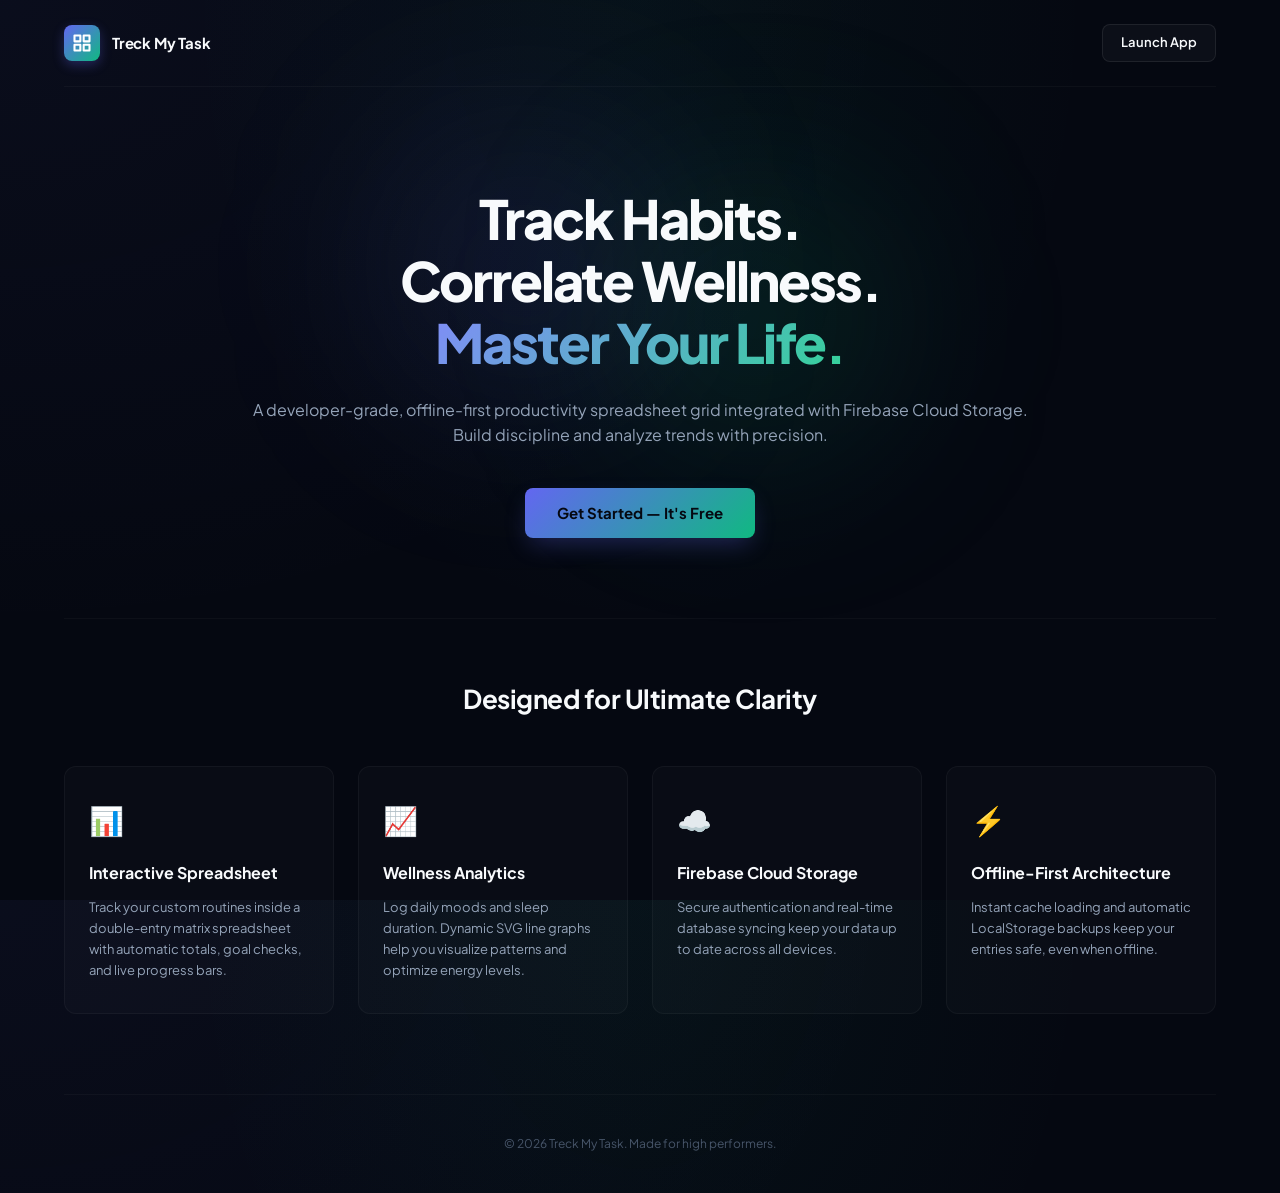
<file: index.html>
<!DOCTYPE html>
<html lang="en">
<head>
    <meta charset="UTF-8">
    <meta name="viewport" content="width=1200">
    <title>Treck My Task — Elevate Your Daily Routines</title>
    <link rel="stylesheet" href="style.css">
    <link rel="preconnect" href="https://fonts.googleapis.com">
    <link rel="preconnect" href="https://fonts.gstatic.com" crossorigin>
    <link href="https://fonts.googleapis.com/css2?family=Plus+Jakarta+Sans:wght@400;500;600;700;800&display=swap" rel="stylesheet">
</head>
<body class="landing-page-body">
    <!-- LANDING CONTAINER -->
    <div class="landing-container">
        <!-- HEADER -->
        <header class="landing-header">
            <div class="brand-logo-container">
                <div class="brand-logo">
                    <svg viewBox="0 0 24 24" fill="none" stroke="currentColor" stroke-width="2.5">
                        <path d="M3 3h7v7H3zM14 3h7v7h-7zM14 14h7v7h-7zM3 14h7v7H3z" stroke-linejoin="round"/>
                    </svg>
                </div>
                <span class="brand-name font-title">Treck My Task</span>
            </div>
            <a href="dashboard.html" class="launch-nav-btn">Launch App</a>
        </header>

        <!-- HERO SECTION -->
        <section class="landing-hero">
            <div class="hero-glow-1"></div>
            <div class="hero-glow-2"></div>
            
            <h1 class="hero-title">Track Habits.<br>Correlate Wellness.<br><span class="gradient-text">Master Your Life.</span></h1>
            <p class="hero-subtitle">A developer-grade, offline-first productivity spreadsheet grid integrated with Firebase Cloud Storage. Build discipline and analyze trends with precision.</p>
            
            <div class="hero-actions">
                <a href="dashboard.html" class="hero-cta-btn">Get Started — It's Free</a>
            </div>
        </section>

        <!-- FEATURES SECTION -->
        <section class="landing-features">
            <h2 class="features-title">Designed for Ultimate Clarity</h2>
            
            <div class="features-grid">
                <!-- FEATURE 1 -->
                <div class="feature-card">
                    <div class="feature-icon">📊</div>
                    <h3>Interactive Spreadsheet</h3>
                    <p>Track your custom routines inside a double-entry matrix spreadsheet with automatic totals, goal checks, and live progress bars.</p>
                </div>

                <!-- FEATURE 2 -->
                <div class="feature-card">
                    <div class="feature-icon">📈</div>
                    <h3>Wellness Analytics</h3>
                    <p>Log daily moods and sleep duration. Dynamic SVG line graphs help you visualize patterns and optimize energy levels.</p>
                </div>

                <!-- FEATURE 3 -->
                <div class="feature-card">
                    <div class="feature-icon">☁️</div>
                    <h3>Firebase Cloud Storage</h3>
                    <p>Secure authentication and real-time database syncing keep your data up to date across all devices.</p>
                </div>

                <!-- FEATURE 4 -->
                <div class="feature-card">
                    <div class="feature-icon">⚡</div>
                    <h3>Offline-First Architecture</h3>
                    <p>Instant cache loading and automatic LocalStorage backups keep your entries safe, even when offline.</p>
                </div>
            </div>
        </section>

        <!-- FOOTER -->
        <footer class="landing-footer">
            <p>&copy; 2026 Treck My Task. Made for high performers.</p>
        </footer>
    </div>
</body>
</html>
</file>
<file: style.css>
:root {
    --bg-base: #0a0e17;
    --bg-surface: #0f172a;
    --bg-card: #1e293b;
    --border-subtle: rgba(255, 255, 255, 0.05);
    --border-light: rgba(255, 255, 255, 0.1);
    
    --text-primary: #f8fafc;
    --text-secondary: #94a3b8;
    --text-muted: #475569;
    
    --accent-emerald: #10b981;
    --accent-emerald-glow: rgba(16, 185, 129, 0.15);
    --accent-indigo: #6366f1;
    --accent-indigo-glow: rgba(99, 102, 241, 0.2);
    --accent-blue: #3b82f6;
    
    --sidebar-width: 250px;
    --habit-col-width: 230px;
    --cell-size: 34px;
    
    --col-goal-width: 45px;
    --col-actual-width: 50px;
    --col-left-width: 45px;
    --col-progress-width: 140px;
    
    --radius-sm: 4px;
    --radius-md: 8px;
    --radius-lg: 12px;

    /* Theme adaptive variables */
    --shadow-premium: 0 10px 30px -10px rgba(0, 0, 0, 0.5);
    --cell-header-bg: #0c121e;
    --alternating-row-even: #0e1626;
    --wellness-row-bg: #0a0f1d;
    --modal-header-bg: #0c121e;
    --inputs-bg: #0a0e17;
    --bg-hover: rgba(255, 255, 255, 0.03);
    
    --sticky-left-bg: #0f172a;
    --sticky-left-bg-even: #121b2d;
    --sticky-right-bg: #0f172a;
    --sticky-right-bg-even: #121b2d;
    --crosshair-highlight: #1a233d;
}

body.light-theme {
    --bg-base: #f1f5f9;
    --bg-surface: #ffffff;
    --bg-card: #ffffff;
    --border-subtle: #e2e8f0;
    --border-light: #cbd5e1;
    
    --text-primary: #0f172a;
    --text-secondary: #475569;
    --text-muted: #94a3b8;
    
    --accent-emerald: #059669;
    --accent-emerald-glow: rgba(5, 150, 105, 0.1);
    --accent-indigo: #4f46e5;
    --accent-indigo-glow: rgba(79, 70, 229, 0.08);
    --accent-blue: #2563eb;
    
    --shadow-premium: 0 10px 30px -10px rgba(15, 23, 42, 0.08);
    --cell-header-bg: #f8fafc;
    --alternating-row-even: #f8fafc;
    --wellness-row-bg: #f1f5f9;
    --modal-header-bg: #f8fafc;
    --inputs-bg: #f1f5f9;
    --bg-hover: rgba(0, 0, 0, 0.03);
    
    --sticky-left-bg: #ffffff;
    --sticky-left-bg-even: #f8fafc;
    --sticky-right-bg: #ffffff;
    --sticky-right-bg-even: #f8fafc;
    --crosshair-highlight: #e2e8f0;
}

/* Smooth global transitions for theme changes */
body, 
.app-sidebar, 
.main-content, 
.sheet-cell, 
.stat-card, 
.insight-card, 
.toolbar-group, 
.toolbar-select, 
.primary-btn, 
.form-input, 
.sheet-input, 
.modal-content, 
.modal-header, 
.modal-footer,
.theme-toggle-btn {
    transition: background-color 0.25s ease, 
                color 0.25s ease, 
                border-color 0.25s ease, 
                box-shadow 0.25s ease;
}

* {
    box-sizing: border-box;
    margin: 0;
    padding: 0;
}

body {
    background-color: var(--bg-base);
    color: var(--text-primary);
    font-family: 'Plus Jakarta Sans', sans-serif;
    font-size: 13px;
    line-height: 1.5;
    -webkit-font-smoothing: antialiased;
    overflow: hidden;
    height: 100vh;
}

.font-mono {
    font-family: 'JetBrains Mono', monospace;
}

/* CUSTOM SCROLLBARS */
::-webkit-scrollbar {
    width: 6px;
    height: 6px;
}
::-webkit-scrollbar-track {
    background: transparent;
}
::-webkit-scrollbar-thumb {
    background: #334155;
    border-radius: 4px;
}
::-webkit-scrollbar-thumb:hover {
    background: #475569;
}

/* APP LAYOUT */
.app-layout {
    display: flex;
    height: 100vh;
    overflow: hidden;
}

/* SIDEBAR NAVIGATION */
.app-sidebar {
    width: var(--sidebar-width);
    background-color: var(--bg-surface);
    border-right: 1px solid var(--border-subtle);
    display: flex;
    flex-direction: column;
    padding: 24px;
    z-index: 100;
}

.sidebar-brand {
    display: flex;
    align-items: center;
    gap: 12px;
    margin-bottom: 32px;
}

.brand-logo {
    width: 36px;
    height: 36px;
    background: linear-gradient(135deg, var(--accent-indigo), var(--accent-emerald));
    border-radius: var(--radius-md);
    display: flex;
    align-items: center;
    justify-content: center;
    color: #fff;
    box-shadow: 0 4px 12px rgba(99, 102, 241, 0.3);
}
.brand-logo svg {
    width: 20px;
    height: 20px;
}

.brand-text {
    display: flex;
    flex-direction: column;
}
.brand-name {
    font-weight: 700;
    font-size: 15px;
    letter-spacing: -0.2px;
}
.brand-version {
    font-size: 10px;
    color: var(--text-muted);
}

.sidebar-nav {
    display: flex;
    flex-direction: column;
    gap: 8px;
    flex: 1;
}

.nav-item {
    display: flex;
    align-items: center;
    gap: 12px;
    padding: 10px 16px;
    color: var(--text-secondary);
    text-decoration: none;
    font-weight: 500;
    border-radius: var(--radius-md);
    transition: all 0.2s ease;
}
.nav-item:hover {
    color: var(--text-primary);
    background-color: rgba(255, 255, 255, 0.03);
}
.nav-item.active {
    color: var(--text-primary);
    background-color: var(--accent-indigo-glow);
    border: 1px solid rgba(99, 102, 241, 0.15);
}

.sidebar-footer {
    border-top: 1px solid var(--border-subtle);
    padding-top: 16px;
}

.user-profile {
    display: flex;
    align-items: center;
    gap: 12px;
}
.avatar {
    width: 36px;
    height: 36px;
    border-radius: 50%;
    background: linear-gradient(135deg, #ec4899, #f43f5e);
    display: flex;
    align-items: center;
    justify-content: center;
    font-weight: 700;
    color: #fff;
}
.user-info {
    display: flex;
    flex-direction: column;
    flex: 1;
    min-width: 0;
}
.user-name {
    font-weight: 600;
    font-size: 12px;
    white-space: nowrap;
    overflow: hidden;
    text-overflow: ellipsis;
}
.user-role {
    font-size: 10px;
    color: var(--text-secondary);
}

/* MAIN CONTENT */
.main-content {
    flex: 1;
    display: flex;
    flex-direction: column;
    overflow-y: auto;
    padding: 24px;
    gap: 24px;
}

/* TOP HEADER BAR */
.app-header {
    display: flex;
    justify-content: space-between;
    align-items: center;
}

.header-title-container {
    display: flex;
    flex-direction: column;
}

.section-title {
    font-size: 20px;
    font-weight: 700;
    letter-spacing: -0.5px;
}

.section-subtitle {
    font-size: 12px;
    color: var(--text-secondary);
}

.header-actions {
    display: flex;
    gap: 16px;
    align-items: center;
}

/* THEME TOGGLE BUTTON */
.theme-toggle-btn {
    background: var(--bg-surface);
    border: 1px solid var(--border-subtle);
    color: var(--text-primary);
    width: 36px;
    height: 36px;
    border-radius: var(--radius-md);
    cursor: pointer;
    display: flex;
    align-items: center;
    justify-content: center;
    font-size: 15px;
    outline: none;
    position: relative;
    overflow: hidden;
}
.theme-toggle-btn:hover {
    background-color: var(--bg-hover);
    transform: scale(1.05);
}

/* Hide sun icon in dark mode (default) */
.theme-toggle-btn .sun-icon {
    display: none;
}
.theme-toggle-btn .moon-icon {
    display: block;
    animation: rotateMoon 0.5s ease-out;
}

/* Toggle displays inside body.light-theme */
body.light-theme .theme-toggle-btn .sun-icon {
    display: block;
    animation: zoomSun 0.5s cubic-bezier(0.175, 0.885, 0.32, 1.275);
}
body.light-theme .theme-toggle-btn .moon-icon {
    display: none;
}

@keyframes rotateMoon {
    from { transform: rotate(-45deg) scale(0.8); opacity: 0; }
    to { transform: rotate(0) scale(1); opacity: 1; }
}

@keyframes zoomSun {
    from { transform: scale(0.5); opacity: 0; }
    to { transform: scale(1); opacity: 1; }
}

.toolbar-group {
    display: flex;
    background: var(--bg-surface);
    border: 1px solid var(--border-subtle);
    padding: 4px;
    border-radius: var(--radius-md);
}

.toolbar-select {
    background: transparent;
    border: none;
    color: var(--text-secondary);
    padding: 6px 12px;
    font-family: inherit;
    font-size: 12px;
    font-weight: 600;
    outline: none;
    cursor: pointer;
    border-radius: var(--radius-sm);
    transition: all 0.2s;
}
.toolbar-select:hover {
    color: var(--text-primary);
    background-color: rgba(255, 255, 255, 0.02);
}

.primary-btn {
    background: var(--accent-indigo);
    color: #fff;
    border: none;
    padding: 10px 18px;
    font-weight: 600;
    border-radius: var(--radius-md);
    cursor: pointer;
    font-family: inherit;
    font-size: 13px;
    box-shadow: 0 4px 12px rgba(99, 102, 241, 0.25);
    transition: background 0.2s, transform 0.1s;
    display: flex;
    align-items: center;
    gap: 6px;
}
.primary-btn:hover {
    background: #4f46e5;
    transform: translateY(-1px);
}

/* ANALYTICS CARDS ROW */
.analytics-row {
    display: grid;
    grid-template-columns: 360px 1fr;
    gap: 20px;
}

.stat-card {
    background: var(--bg-surface);
    border: 1px solid var(--border-subtle);
    border-radius: var(--radius-lg);
    padding: 20px;
    display: flex;
    flex-direction: column;
    gap: 16px;
}

.card-title {
    font-size: 12px;
    font-weight: 700;
    text-transform: uppercase;
    letter-spacing: 0.5px;
    color: var(--text-secondary);
}

.card-header-flex {
    display: flex;
    justify-content: space-between;
    align-items: center;
}

/* Donut widget layout */
.donut-container {
    display: flex;
    align-items: center;
    gap: 28px;
    flex: 1;
}

.donut-chart-wrapper {
    position: relative;
    width: 100px;
    height: 100px;
}

.donut-svg {
    width: 100%;
    height: 100%;
    transform: rotate(-90deg);
}

.donut-bg {
    fill: transparent;
    stroke: var(--bg-base);
    stroke-width: 8;
}

.donut-fill {
    fill: transparent;
    stroke: var(--accent-emerald);
    stroke-width: 8;
    stroke-linecap: round;
    transition: stroke-dashoffset 0.8s cubic-bezier(0.4, 0, 0.2, 1);
}

.donut-center {
    position: absolute;
    top: 50%;
    left: 50%;
    transform: translate(-50%, -50%);
    display: flex;
    flex-direction: column;
    align-items: center;
}
.donut-pct {
    font-size: 20px;
    font-weight: 700;
}

.donut-stats {
    display: flex;
    flex-direction: column;
    gap: 12px;
    flex: 1;
}

.d-stat {
    display: flex;
    flex-direction: column;
    border-left: 2px solid var(--border-light);
    padding-left: 12px;
}
.d-num {
    font-size: 18px;
    font-weight: 700;
    color: var(--accent-emerald);
}
.d-num.text-indigo {
    color: var(--accent-indigo);
}
.d-label {
    font-size: 10px;
    color: var(--text-secondary);
    text-transform: uppercase;
}

/* Activity Bar Chart */
.bar-chart-viewport {
    display: flex;
    height: 100px;
    gap: 12px;
    position: relative;
}

.bar-chart-y-axis {
    display: flex;
    flex-direction: column;
    justify-content: space-between;
    font-family: 'JetBrains Mono', monospace;
    font-size: 9px;
    color: var(--text-muted);
    width: 32px;
    text-align: right;
    padding-bottom: 12px;
}

.bar-chart-wrapper {
    flex: 1;
    display: flex;
    align-items: flex-end;
    justify-content: space-between;
    height: 100%;
    border-left: 1px solid var(--border-light);
    border-bottom: 1px solid var(--border-light);
    padding-left: 8px;
    padding-bottom: 4px;
}

.chart-bar-container {
    flex: 1;
    display: flex;
    flex-direction: column;
    align-items: center;
    height: 100%;
    justify-content: flex-end;
    margin: 0 1px;
}

.chart-bar-fill {
    width: 7px;
    background: linear-gradient(180deg, var(--accent-emerald), rgba(16, 185, 129, 0.4));
    border-radius: 2px 2px 0 0;
    transition: height 0.4s cubic-bezier(0.175, 0.885, 0.32, 1.1);
    box-shadow: 0 0 6px var(--accent-emerald-glow);
}

.chart-bar-label {
    font-family: 'JetBrains Mono', monospace;
    font-size: 9px;
    color: var(--text-muted);
    margin-top: 4px;
}

/* SPREADSHEET MATRIX */
.matrix-section {
    width: 100%;
}

.matrix-card {
    background: var(--bg-surface);
    border: 1px solid var(--border-subtle);
    border-radius: var(--radius-lg);
    overflow: hidden;
}

.matrix-header-bar {
    display: flex;
    justify-content: space-between;
    align-items: center;
    background: #0d131f;
    border-bottom: 1px solid var(--border-subtle);
    padding: 10px 20px;
}
.matrix-title {
    font-weight: 700;
    font-size: 13px;
    display: flex;
    align-items: center;
    gap: 8px;
    text-transform: uppercase;
    color: var(--text-secondary);
}
.indicator-dot {
    width: 8px;
    height: 8px;
    border-radius: 50%;
    background-color: var(--accent-emerald);
    box-shadow: 0 0 8px var(--accent-emerald);
}
.matrix-tip {
    font-size: 11px;
    color: var(--text-secondary);
}

.matrix-viewport {
    overflow-x: auto;
    background-color: var(--bg-surface);
}

.matrix-grid {
    display: grid;
    width: max-content;
}

/* Common Sheet Cells */
.sheet-cell {
    height: var(--cell-size);
    border-right: 1px solid var(--border-subtle);
    border-bottom: 1px solid var(--border-subtle);
    display: flex;
    align-items: center;
    justify-content: center;
    background-color: var(--bg-surface);
    font-size: 12px;
}

.sheet-cell.header {
    background-color: var(--cell-header-bg);
    font-weight: 600;
    color: var(--text-secondary);
    border-bottom: 1px solid var(--border-light);
}

/* Sticky Rows & Columns (Crosshair System) */
.sheet-cell.sticky-left {
    position: sticky;
    left: 0;
    z-index: 10;
    justify-content: flex-start;
    padding-left: 16px;
    background-color: var(--sticky-left-bg);
    border-right: 2px solid var(--border-light);
}

.sheet-cell.sticky-right {
    position: sticky;
    z-index: 10;
    background-color: var(--sticky-right-bg);
}
.sheet-cell.sticky-right-progress {
    right: 0;
}
.sheet-cell.sticky-right-left {
    right: var(--col-progress-width);
}
.sheet-cell.sticky-right-actual {
    right: calc(var(--col-progress-width) + var(--col-left-width));
}
.sheet-cell.sticky-right-goal {
    right: calc(var(--col-progress-width) + var(--col-left-width) + var(--col-actual-width));
    border-left: 2px solid var(--border-light);
}

/* Sticky Row Z-Indexes */
.sheet-cell.sticky-top-1 { position: sticky; top: 0; z-index: 11; }
.sheet-cell.sticky-top-2 { position: sticky; top: var(--cell-size); z-index: 11; }
.sheet-cell.sticky-top-3 { position: sticky; top: calc(var(--cell-size) * 2); z-index: 11; }

.sheet-cell.sticky-left.sticky-top-1,
.sheet-cell.sticky-left.sticky-top-2,
.sheet-cell.sticky-left.sticky-top-3 { z-index: 15; }

.sheet-cell.sticky-right.sticky-top-1,
.sheet-cell.sticky-right.sticky-top-2,
.sheet-cell.sticky-right.sticky-top-3 { z-index: 15; }

/* Headers Height (inherit var(--cell-size)) */
.row-week-header { font-size: 10px; text-transform: uppercase; letter-spacing: 0.5px; }
.row-day-header { font-size: 10px; color: var(--text-muted); }
.row-date-header { font-family: 'Plus Jakarta Sans', sans-serif; font-size: 10px; font-weight: 700; letter-spacing: -0.2px; }

/* Alternating Row Colors */
.grid-row-even .sheet-cell { background-color: var(--alternating-row-even); }
.grid-row-odd .sheet-cell { background-color: var(--bg-surface); }
.grid-row-even .sheet-cell.sticky-left { background-color: var(--sticky-left-bg-even); }
.grid-row-odd .sheet-cell.sticky-left { background-color: var(--sticky-left-bg); }
.grid-row-even .sheet-cell.sticky-right { background-color: var(--sticky-right-bg-even); }
.grid-row-odd .sheet-cell.sticky-right { background-color: var(--sticky-right-bg); }

/* CROSSHAIR HOVER HIGHLIGHTS */
.highlight-row {
    background-color: rgba(99, 102, 241, 0.05) !important;
}
.highlight-col {
    background-color: rgba(99, 102, 241, 0.05) !important;
}
.sheet-cell.sticky-left.highlight-row {
    background-color: var(--crosshair-highlight) !important;
}
.sheet-cell.sticky-right.highlight-row {
    background-color: var(--crosshair-highlight) !important;
}

/* Checked cells get heat-map background */
.sheet-cell.checked-active {
    background-color: rgba(16, 185, 129, 0.05) !important;
}
.sheet-cell.checked-active.highlight-row {
    background-color: rgba(16, 185, 129, 0.08) !important;
}

/* Checkbox design */
.checkbox-wrap {
    width: 100%;
    height: 100%;
    display: flex;
    align-items: center;
    justify-content: center;
    cursor: pointer;
}

.square-checkbox {
    appearance: none;
    width: 16px;
    height: 16px;
    border: 1.5px solid var(--border-light);
    border-radius: 4px;
    background-color: transparent;
    cursor: pointer;
    transition: all 0.15s cubic-bezier(0.4, 0, 0.2, 1);
    display: flex;
    align-items: center;
    justify-content: center;
}

.square-checkbox:checked {
    background-color: var(--accent-emerald);
    border-color: var(--accent-emerald);
    box-shadow: 0 0 8px var(--accent-emerald-glow);
    transform: scale(1.05);
}

.square-checkbox:checked::after {
    content: '✓';
    color: #000;
    font-size: 11px;
    font-weight: 800;
}

.square-checkbox:hover:not(:checked) {
    border-color: var(--text-secondary);
    background: rgba(255, 255, 255, 0.05);
}

/* Emojis & labels */
.habit-label {
    display: flex;
    align-items: center;
    gap: 10px;
    width: 100%;
    padding: 0 8px;
}
.habit-emoji {
    font-size: 16px;
}
.habit-text {
    font-weight: 600;
    color: var(--text-primary);
    white-space: nowrap;
    overflow: hidden;
    text-overflow: ellipsis;
}

/* Bottom Wellness */
.sheet-cell.wellness-cell {
    background-color: var(--wellness-row-bg);
    border-top: 1px solid var(--border-light);
}

.toolbar-select option, .sheet-input option {
    background-color: var(--bg-surface);
    color: var(--text-primary);
}

.sheet-input {
    width: 100%;
    height: 100%;
    background: transparent;
    border: none;
    color: var(--text-primary);
    text-align: center;
    font-size: 12px;
    outline: none;
    font-weight: 500;
}
.sheet-input:focus {
    background: rgba(255, 255, 255, 0.03);
}

/* Mini Progress Bar */
.sheet-progress-wrapper {
    display: flex;
    align-items: center;
    gap: 8px;
    width: 100%;
    padding: 0 10px;
}

.sheet-progress-text {
    font-family: 'JetBrains Mono', monospace;
    font-size: 10px;
    width: 32px;
    text-align: right;
    font-weight: 600;
}

.sheet-progress-bar {
    flex: 1;
    height: 5px;
    background: #1e293b;
    border-radius: 3px;
    overflow: hidden;
}

.sheet-progress-fill {
    height: 100%;
    background: linear-gradient(90deg, var(--accent-emerald), #34d399);
    border-radius: 3px;
    transition: width 0.3s ease;
}

/* BOTTOM INSIGHTS ROW */
.insights-row {
    display: grid;
    grid-template-columns: 1fr 420px;
    gap: 20px;
}

.insight-card {
    background: var(--bg-surface);
    border: 1px solid var(--border-subtle);
    border-radius: var(--radius-lg);
    padding: 20px;
    display: flex;
    flex-direction: column;
    gap: 16px;
    height: 270px;
}

/* Wellness Chart */
.line-chart-container {
    flex: 1;
    display: flex;
    flex-direction: column;
}

.chart-legend {
    display: flex;
    gap: 16px;
    font-size: 11px;
}
.legend-tag {
    display: flex;
    align-items: center;
    gap: 6px;
    color: var(--text-secondary);
}
.legend-color {
    width: 12px;
    height: 3px;
    border-radius: 1.5px;
}
.legend-color.mood { background-color: var(--accent-emerald); }
.legend-color.sleep { background-color: var(--accent-indigo); }

.line-chart-wrapper {
    flex: 1;
    position: relative;
    border-left: 1px solid var(--border-light);
    border-bottom: 1px solid var(--border-light);
    margin-top: 10px;
}

#wellness-line-chart {
    width: 100%;
    height: 100%;
}

/* Leaderboard */
.leaderboard-container {
    overflow-y: auto;
    flex: 1;
}

.leaderboard-table {
    width: 100%;
    border-collapse: collapse;
}

.leaderboard-table th {
    color: var(--text-muted);
    font-size: 10px;
    text-transform: uppercase;
    padding-bottom: 10px;
    border-bottom: 1px solid var(--border-subtle);
    text-align: left;
    letter-spacing: 0.5px;
}

.leaderboard-table td {
    padding: 8px 0;
    border-bottom: 1px solid var(--border-subtle);
    font-size: 13px;
    vertical-align: middle;
}

.leaderboard-table tr:last-child td {
    border-bottom: none;
}

.rank-badge {
    display: inline-flex;
    align-items: center;
    justify-content: center;
    width: 22px;
    height: 22px;
    border-radius: 50%;
    font-size: 10px;
    font-weight: 700;
    background: #1e293b;
    color: var(--text-secondary);
}

.leaderboard-table tr:nth-child(1) .rank-badge { background: linear-gradient(135deg, #f59e0b, #d97706); color: #fff; }
.leaderboard-table tr:nth-child(2) .rank-badge { background: linear-gradient(135deg, #cbd5e1, #94a3b8); color: #fff; }
.leaderboard-table tr:nth-child(3) .rank-badge { background: linear-gradient(135deg, #b45309, #78350f); color: #fff; }

/* SYSTEM MODAL DECORATIONS */
.modal {
    position: fixed;
    top: 0;
    left: 0;
    width: 100vw;
    height: 100vh;
    display: none;
    align-items: center;
    justify-content: center;
    z-index: 1000;
}

.modal.active {
    display: flex;
}

.modal-backdrop {
    position: absolute;
    width: 100%;
    height: 100%;
    background-color: rgba(2, 6, 23, 0.7);
    backdrop-filter: blur(8px);
}

.modal-content {
    position: relative;
    background: var(--bg-surface);
    border: 1px solid var(--border-light);
    border-radius: var(--radius-lg);
    width: 500px;
    max-height: 85vh;
    display: flex;
    flex-direction: column;
    box-shadow: 0 20px 40px rgba(0, 0, 0, 0.5);
    overflow: hidden;
    animation: modalSlide 0.3s cubic-bezier(0.34, 1.56, 0.64, 1) forwards;
}

@keyframes modalSlide {
    from { transform: translateY(20px); opacity: 0; }
    to { transform: translateY(0); opacity: 1; }
}

.modal-header {
    background-color: var(--modal-header-bg);
    border-bottom: 1px solid var(--border-subtle);
    padding: 16px 20px;
    display: flex;
    justify-content: space-between;
    align-items: center;
}

.modal-header h3 {
    font-size: 14px;
    font-weight: 700;
    text-transform: uppercase;
    letter-spacing: 0.5px;
    color: var(--text-primary);
}

.close-btn {
    background: transparent;
    border: none;
    color: var(--text-secondary);
    font-size: 24px;
    cursor: pointer;
    line-height: 1;
}
.close-btn:hover {
    color: var(--text-primary);
}

.modal-body {
    padding: 20px;
    overflow-y: auto;
    display: flex;
    flex-direction: column;
    gap: 20px;
}

.modal-habits-list {
    display: flex;
    flex-direction: column;
    gap: 8px;
    max-height: 260px;
    overflow-y: auto;
    border-bottom: 1px solid var(--border-subtle);
    padding-bottom: 20px;
}

.modal-habit-row {
    display: flex;
    gap: 8px;
    align-items: center;
}

.form-input {
    background: var(--bg-base);
    color: var(--text-primary);
    border: 1px solid var(--border-subtle);
    padding: 8px 14px;
    border-radius: var(--radius-md);
    font-family: inherit;
    font-size: 13px;
    outline: none;
    transition: border-color 0.2s;
}
.form-input:focus {
    border-color: var(--accent-indigo);
}

.form-input.emoji-input {
    width: 48px;
    text-align: center;
}

.form-input.name-input {
    flex: 1;
}

.delete-habit-btn {
    background: rgba(239, 68, 68, 0.1);
    color: #ef4444;
    border: 1px solid rgba(239, 68, 68, 0.2);
    padding: 8px 12px;
    border-radius: var(--radius-md);
    cursor: pointer;
    font-weight: 600;
    transition: all 0.2s;
}
.delete-habit-btn:hover {
    background: #ef4444;
    color: #fff;
}

.add-habit-section {
    display: flex;
    flex-direction: column;
    gap: 10px;
}

.add-habit-section h4 {
    font-size: 12px;
    font-weight: 700;
    color: var(--text-secondary);
    text-transform: uppercase;
}

.add-habit-form {
    display: flex;
    gap: 8px;
}

.form-add-btn {
    background: var(--bg-base);
    color: var(--text-primary);
    border: 1px solid var(--border-subtle);
    padding: 8px 16px;
    border-radius: var(--radius-md);
    font-weight: 600;
    cursor: pointer;
    transition: all 0.2s;
}
.form-add-btn:hover {
    border-color: var(--accent-emerald);
    color: var(--accent-emerald);
}

.save-btn {
    background: var(--accent-emerald);
    color: #020617;
    border: none;
    padding: 10px 20px;
    border-radius: var(--radius-md);
    font-weight: 700;
    cursor: pointer;
    font-family: inherit;
    font-size: 13px;
    box-shadow: 0 4px 12px rgba(16, 185, 129, 0.2);
    transition: background 0.2s, transform 0.1s;
}
.save-btn:hover {
    background: #34d399;
    transform: translateY(-1px);
}
.save-btn:active {
    transform: translateY(0);
}

.modal-footer {
    padding: 16px 20px;
    background-color: var(--modal-header-bg);
    border-top: 1px solid var(--border-subtle);
    display: flex;
    justify-content: flex-end;
}

/* ==========================================
   FIREBASE AUTH & CONFIG WIZARD OVERLAYS
   ========================================== */
.auth-overlay {
    position: fixed;
    top: 0;
    left: 0;
    width: 100vw;
    height: 100vh;
    background-color: rgba(2, 6, 23, 0.8);
    backdrop-filter: blur(12px);
    display: none;
    align-items: center;
    justify-content: center;
    z-index: 2000;
}

.auth-overlay.active {
    display: flex;
}

.auth-card {
    background: var(--bg-surface);
    border: 1px solid var(--border-light);
    border-radius: var(--radius-lg);
    width: 400px;
    padding: 32px;
    display: flex;
    flex-direction: column;
    gap: 20px;
    box-shadow: 0 25px 50px -12px rgba(0, 0, 0, 0.5);
    animation: authCardEnter 0.3s cubic-bezier(0.16, 1, 0.3, 1) forwards;
}

.auth-card.setup-card {
    width: 480px;
}

@keyframes authCardEnter {
    from { transform: translateY(15px); opacity: 0; }
    to { transform: translateY(0); opacity: 1; }
}

.large-logo {
    width: 48px;
    height: 48px;
    align-self: center;
    box-shadow: 0 8px 24px rgba(99, 102, 241, 0.4);
}
.large-logo svg {
    width: 26px;
    height: 26px;
}

.auth-card h3 {
    font-size: 18px;
    font-weight: 800;
    text-align: center;
    letter-spacing: -0.3px;
}

.auth-subtitle, .setup-subtitle {
    font-size: 12px;
    color: var(--text-secondary);
    text-align: center;
    line-height: 1.6;
    margin-top: -12px;
}

.form-group {
    display: flex;
    flex-direction: column;
    gap: 6px;
    width: 100%;
}
.form-group label {
    font-size: 11px;
    font-weight: 700;
    text-transform: uppercase;
    color: var(--text-secondary);
    letter-spacing: 0.5px;
}

.form-textarea {
    background: var(--bg-base);
    color: var(--text-primary);
    border: 1px solid var(--border-subtle);
    border-radius: var(--radius-md);
    padding: 10px 14px;
    font-family: 'JetBrains Mono', monospace;
    font-size: 11px;
    height: 120px;
    resize: none;
    outline: none;
    transition: border-color 0.2s;
}
.form-textarea:focus {
    border-color: var(--accent-indigo);
}

.setup-steps {
    font-size: 12px;
    color: var(--text-secondary);
    line-height: 1.8;
    background: rgba(255, 255, 255, 0.02);
    border: 1px solid var(--border-subtle);
    padding: 12px 16px;
    border-radius: var(--radius-md);
}
.setup-steps a {
    color: var(--accent-indigo);
    text-decoration: none;
    font-weight: 600;
}
.setup-steps a:hover {
    text-decoration: underline;
}

.step-badge {
    display: inline-flex;
    align-items: center;
    justify-content: center;
    width: 16px;
    height: 16px;
    border-radius: 50%;
    background-color: var(--accent-indigo);
    color: #fff;
    font-size: 9px;
    font-weight: 800;
    margin-right: 4px;
}

.auth-btn {
    width: 100%;
    padding: 10px 16px;
    border-radius: var(--radius-md);
    font-family: inherit;
    font-size: 13px;
    font-weight: 700;
    cursor: pointer;
    transition: all 0.2s;
    display: flex;
    align-items: center;
    justify-content: center;
}

.auth-btn.btn-primary {
    background-color: var(--accent-indigo);
    color: #fff;
    border: none;
    box-shadow: 0 4px 12px rgba(99, 102, 241, 0.25);
}
.auth-btn.btn-primary:hover {
    background-color: #4f46e5;
}

.auth-btn.btn-secondary {
    background-color: transparent;
    color: var(--text-secondary);
    border: 1.5px solid var(--border-subtle);
}
.auth-btn.btn-secondary:hover {
    color: var(--text-primary);
    border-color: var(--text-secondary);
    background-color: rgba(255, 255, 255, 0.02);
}

.auth-actions {
    display: flex;
    flex-direction: column;
    gap: 8px;
    width: 100%;
}

.auth-toggle {
    font-size: 12px;
    color: var(--text-secondary);
    text-align: center;
    margin-top: 4px;
}
.auth-toggle a {
    color: var(--accent-indigo);
    text-decoration: none;
    font-weight: 600;
}
.auth-toggle a:hover {
    text-decoration: underline;
}

.auth-divider {
    display: flex;
    align-items: center;
    color: var(--text-muted);
    font-size: 10px;
    font-weight: 700;
    margin: 8px 0;
}
.auth-divider::before, .auth-divider::after {
    content: '';
    flex: 1;
    height: 1px;
    background-color: var(--border-subtle);
}
.auth-divider::before { margin-right: 12px; }
.auth-divider::after { margin-left: 12px; }

.auth-error-msg {
    color: #f43f5e;
    font-size: 12px;
    text-align: center;
    font-weight: 600;
    min-height: 18px;
}

/* Sidebar log out adjustments */
.sign-out-nav {
    color: #f43f5e !important;
    margin-top: 12px;
}
.sign-out-nav:hover {
    background-color: rgba(244, 63, 94, 0.1) !important;
}

/* ========================================================
   LANDING PAGE STYLING (Premium SaaS Look)
   ======================================================== */
.landing-page-body {
    background-color: #050811;
    background-image: 
        radial-gradient(at 0% 0%, rgba(99, 102, 241, 0.05) 0px, transparent 50%),
        radial-gradient(at 50% 0%, rgba(16, 185, 129, 0.05) 0px, transparent 50%);
    color: #f8fafc;
    font-family: 'Plus Jakarta Sans', sans-serif;
    min-height: 100vh;
    overflow-y: auto !important;
}

.landing-container {
    max-width: 1200px;
    margin: 0 auto;
    padding: 0 24px;
}

.landing-header {
    display: flex;
    justify-content: space-between;
    align-items: center;
    padding: 24px 0;
    border-bottom: 1px solid rgba(255, 255, 255, 0.03);
}

.brand-logo-container {
    display: flex;
    align-items: center;
    gap: 12px;
}

.launch-nav-btn {
    background: rgba(255, 255, 255, 0.03);
    border: 1px solid rgba(255, 255, 255, 0.08);
    color: #f8fafc;
    padding: 8px 18px;
    border-radius: var(--radius-md);
    text-decoration: none;
    font-weight: 600;
    font-size: 13px;
    transition: all 0.2s;
}
.launch-nav-btn:hover {
    background: #f8fafc;
    color: #050811;
    transform: translateY(-1px);
}

.landing-hero {
    position: relative;
    text-align: center;
    padding: 100px 0 80px;
    max-width: 800px;
    margin: 0 auto;
}

.hero-glow-1 {
    position: absolute;
    top: 10%;
    left: 20%;
    width: 250px;
    height: 250px;
    background: rgba(99, 102, 241, 0.15);
    filter: blur(100px);
    border-radius: 50%;
    z-index: -1;
}

.hero-glow-2 {
    position: absolute;
    top: 20%;
    right: 20%;
    width: 250px;
    height: 250px;
    background: rgba(16, 185, 129, 0.15);
    filter: blur(100px);
    border-radius: 50%;
    z-index: -1;
}

.hero-title {
    font-size: 54px;
    font-weight: 800;
    line-height: 1.15;
    letter-spacing: -2px;
    margin-bottom: 24px;
}

.gradient-text {
    background: linear-gradient(135deg, #818cf8, #34d399);
    -webkit-background-clip: text;
    -webkit-text-fill-color: transparent;
}

.hero-subtitle {
    font-size: 16px;
    color: #94a3b8;
    line-height: 1.6;
    margin-bottom: 40px;
}

.hero-cta-btn {
    background: linear-gradient(135deg, var(--accent-indigo), var(--accent-emerald));
    color: #050811;
    padding: 14px 32px;
    border-radius: var(--radius-md);
    text-decoration: none;
    font-weight: 700;
    font-size: 15px;
    box-shadow: 0 10px 25px -5px rgba(99, 102, 241, 0.3);
    transition: all 0.25s cubic-bezier(0.4, 0, 0.2, 1);
    display: inline-block;
}
.hero-cta-btn:hover {
    transform: translateY(-2px);
    box-shadow: 0 15px 30px -5px rgba(99, 102, 241, 0.5);
}

.landing-features {
    padding: 60px 0 80px;
    border-top: 1px solid rgba(255, 255, 255, 0.03);
}

.features-title {
    text-align: center;
    font-size: 26px;
    font-weight: 700;
    letter-spacing: -0.5px;
    margin-bottom: 48px;
}

.features-grid {
    display: grid;
    grid-template-columns: repeat(auto-fit, minmax(240px, 1fr));
    gap: 24px;
}

.feature-card {
    background: rgba(255, 255, 255, 0.02);
    border: 1px solid rgba(255, 255, 255, 0.04);
    border-radius: var(--radius-lg);
    padding: 32px 24px;
    transition: all 0.3s ease;
}
.feature-card:hover {
    background: rgba(255, 255, 255, 0.04);
    border-color: rgba(255, 255, 255, 0.08);
    transform: translateY(-4px);
}

.feature-icon {
    font-size: 28px;
    margin-bottom: 20px;
}

.feature-card h3 {
    font-size: 16px;
    font-weight: 700;
    margin-bottom: 12px;
}

.feature-card p {
    font-size: 13px;
    color: #94a3b8;
    line-height: 1.6;
}

.landing-footer {
    text-align: center;
    padding: 40px 0;
    border-top: 1px solid rgba(255, 255, 255, 0.03);
    font-size: 12px;
    color: #475569;
}

/* PORTRAIT LOCK OVERLAY */
.portrait-lock-overlay {
    position: fixed;
    top: 0;
    left: 0;
    width: 100vw;
    height: 100vh;
    background-color: #050811;
    z-index: 9999;
    display: none;
    align-items: center;
    justify-content: center;
    flex-direction: column;
    text-align: center;
    padding: 24px;
    color: #f8fafc;
}

.portrait-lock-content {
    max-width: 320px;
    display: flex;
    flex-direction: column;
    align-items: center;
    gap: 16px;
}

.rotate-phone-animation {
    width: 64px;
    height: 64px;
    color: var(--accent-emerald);
    animation: rotateDevice 2s ease-in-out infinite;
}

.rotate-phone-animation svg {
    width: 100%;
    height: 100%;
}

.portrait-lock-content h3 {
    font-size: 18px;
    font-weight: 700;
}

.portrait-lock-content p {
    font-size: 13px;
    color: var(--text-secondary);
    line-height: 1.5;
}

/* Show only in mobile view and in portrait orientation */
@media (max-width: 900px) and (orientation: portrait) {
    .portrait-lock-overlay {
        display: flex;
    }
    .app-layout {
        display: none !important;
    }
}

@keyframes rotateDevice {
    0% {
        transform: rotate(0deg);
    }
    50% {
        transform: rotate(-90deg);
    }
    100% {
        transform: rotate(0deg);
    }
}

/* ========================================================
   LANDSCAPE MOBILE & RESPONSIVE UX ADJUSTMENTS
   ======================================================== */

/* Narrow viewports (Collapsing Sidebar to Icons-Only) */
@media (max-width: 900px) {
    :root {
        --sidebar-width: 68px;
        --cell-size: 26px;
        --habit-col-width: 140px;
        --col-goal-width: 32px;
        --col-actual-width: 35px;
        --col-left-width: 32px;
        --col-progress-width: 90px;
    }
    
    .sheet-cell {
        font-size: 10px;
    }
    
    .habit-text {
        font-size: 11px;
    }
    
    .habit-emoji {
        font-size: 12px;
    }
    
    .square-checkbox {
        width: 13px;
        height: 13px;
        border-radius: 3px;
    }
    
    .square-checkbox:checked::after {
        font-size: 8px;
    }
    
    .brand-text, 
    .nav-text, 
    .user-info {
        display: none !important;
    }
    
    .app-sidebar {
        padding: 16px 8px;
        align-items: center;
    }
    
    .sidebar-brand {
        justify-content: center;
        margin-bottom: 24px;
        gap: 0;
    }
    
    .nav-item {
        padding: 10px;
        justify-content: center;
        border-radius: var(--radius-md);
        width: 44px;
        height: 44px;
    }
    
    .nav-icon {
        font-size: 16px;
        margin: 0;
    }
    
    .user-profile {
        justify-content: center;
    }
    
    .avatar {
        width: 32px;
        height: 32px;
        font-size: 12px;
    }
    
    /* Header space saving */
    .section-subtitle {
        display: none !important;
    }
    .section-title {
        font-size: 16px;
    }
    .app-header {
        margin-bottom: 12px;
    }
    
    /* Shrink analytics columns */
    .analytics-row {
        grid-template-columns: 280px 1fr;
        gap: 12px;
    }
}

/* Short height viewports (Mobile Landscape) */
@media (max-height: 480px) {
    .auth-overlay {
        padding: 12px;
    }
    
    .auth-card {
        padding: 16px 20px;
        max-height: 90vh;
        overflow-y: auto;
        gap: 12px;
        width: 440px;
    }
    
    .brand-logo.large-logo {
        width: 32px;
        height: 32px;
        margin-bottom: 4px;
    }
    
    .brand-logo.large-logo svg {
        width: 18px;
        height: 18px;
    }
    
    #auth-title {
        font-size: 15px;
        margin-bottom: 2px;
    }
    
    #auth-subtitle {
        font-size: 10px;
        margin-bottom: 8px;
    }
    
    .auth-card .form-group {
        margin-bottom: 6px;
    }
    
    .auth-card .form-group label {
        font-size: 10px;
        margin-bottom: 2px;
    }
    
    .auth-card .form-input {
        padding: 6px 10px;
        font-size: 11px;
    }
    
    .auth-btn {
        padding: 8px 12px;
        font-size: 12px;
    }
    
    .auth-divider {
        margin: 4px 0;
        font-size: 9px;
    }
    
    .auth-toggle {
        font-size: 11px;
        margin-top: 4px;
    }
    
    /* Modals configuration list scroll height */
    .modal-content {
        max-height: 92vh;
    }
    .modal-body {
        padding: 12px 20px;
        gap: 12px;
    }
    .modal-habits-list {
        max-height: 140px;
        padding-bottom: 12px;
    }
}
</file>
